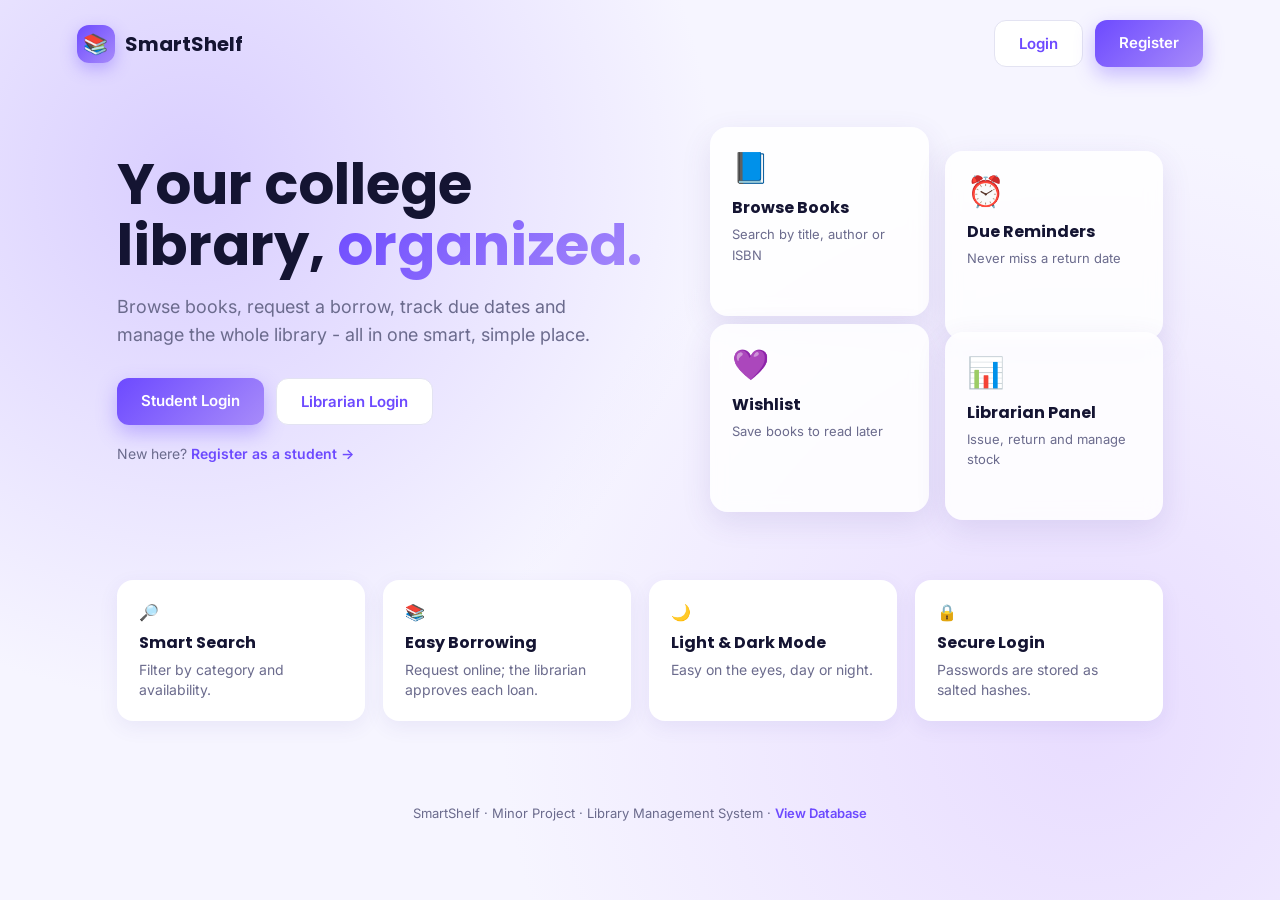
<file: library_html/index.html>
<!DOCTYPE html>
<html lang="en">
<head>
  <meta charset="UTF-8">
  <meta name="viewport" content="width=device-width, initial-scale=1">
  <title>SmartShelf - Your college library, organized</title>
  <link href="https://fonts.googleapis.com/css2?family=Inter:wght@400;500;600&family=Poppins:wght@600;700&display=swap" rel="stylesheet">
  <link rel="stylesheet" href="css/auth.css">
  <script>var ROOT = '';</script>
</head>
<body>
  <!-- WELCOME PAGE -->
  <div class="nav">
    <div class="brand"><span class="logo">📚</span> SmartShelf</div>
    <div class="cta">
      <a class="btn btn-ghost" href="login.html">Login</a>
      <a class="btn btn-primary" href="register.html">Register</a>
    </div>
  </div>

  <section class="hero">
    <div>
      <h1>Your college library, <span>organized.</span></h1>
      <p>Browse books, request a borrow, track due dates and manage the whole library - all in one smart, simple place.</p>
      <div class="cta">
        <a class="btn btn-primary" href="login.html">Student Login</a>
        <a class="btn btn-ghost" href="login.html?role=librarian">Librarian Login</a>
      </div>
      <p style="margin-top:18px;font-size:14px">New here? <a href="register.html">Register as a student →</a></p>
    </div>
    <div class="hero-art">
      <div class="mini-card"><div class="ic">📘</div><h3>Browse Books</h3><p>Search by title, author or ISBN</p></div>
      <div class="mini-card"><div class="ic">⏰</div><h3>Due Reminders</h3><p>Never miss a return date</p></div>
      <div class="mini-card"><div class="ic">💜</div><h3>Wishlist</h3><p>Save books to read later</p></div>
      <div class="mini-card"><div class="ic">📊</div><h3>Librarian Panel</h3><p>Issue, return and manage stock</p></div>
    </div>
  </section>

  <section class="features">
    <div class="feature">🔎<b>Smart Search</b><span>Filter by category and availability.</span></div>
    <div class="feature">📚<b>Easy Borrowing</b><span>Request online; the librarian approves each loan.</span></div>
    <div class="feature">🌙<b>Light &amp; Dark Mode</b><span>Easy on the eyes, day or night.</span></div>
    <div class="feature">🔒<b>Secure Login</b><span>Passwords are stored as salted hashes.</span></div>
  </section>

  <footer>SmartShelf · Minor Project · Library Management System · <a href="database_viewer.html" style="font-weight:600">View Database</a></footer>
  <script src="js/db.js"></script>
  <script src="js/api.js"></script>
  <script>
    // If already logged in, go straight to the dashboard
    const sess = getSession();
    if (sess && currentUser(sess)) location.href = sess.role === 'librarian' ? 'admin/dashboard.html' : 'student/dashboard.html';
  </script>
</body>
</html>
</file>
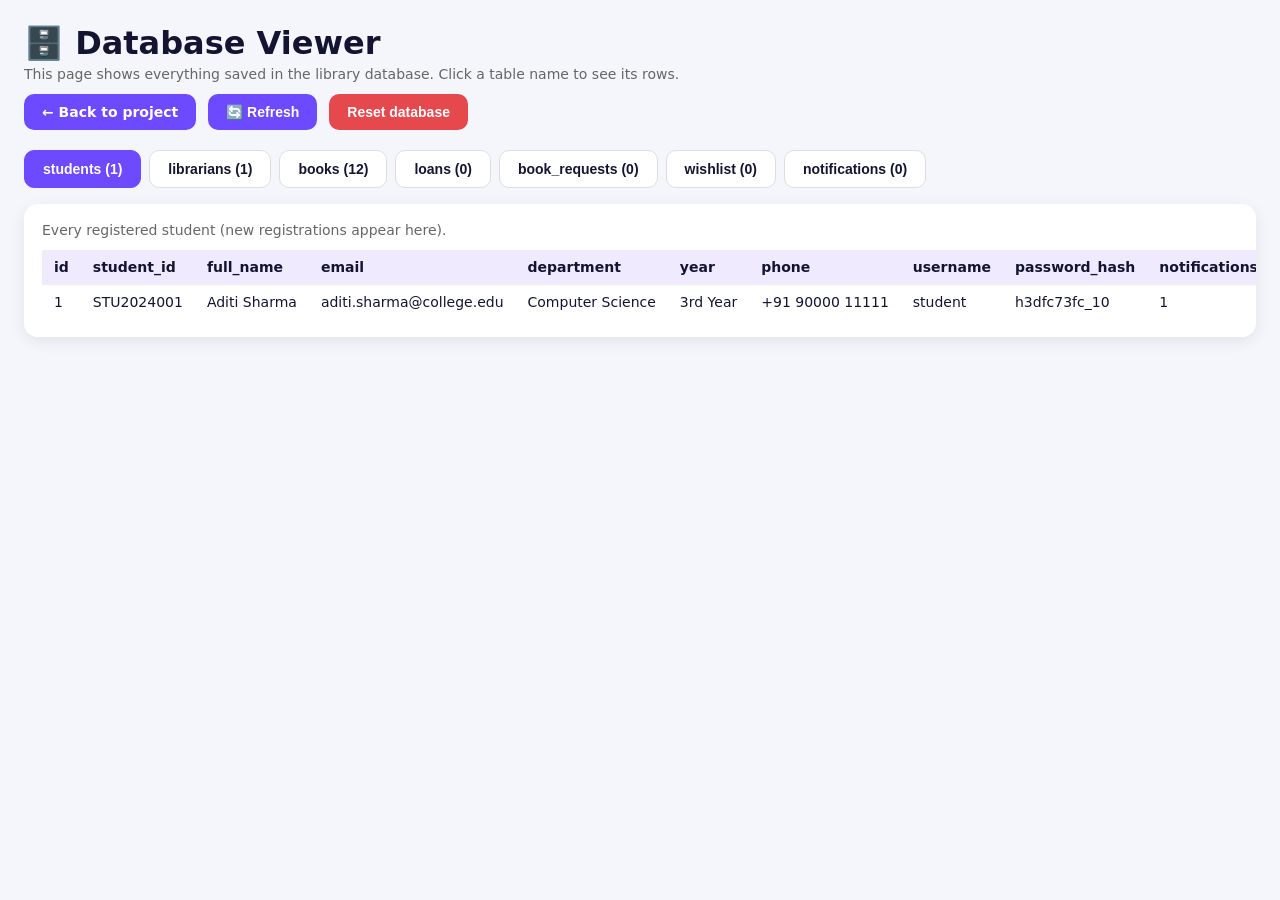
<file: library_html/database_viewer.html>
<!DOCTYPE html>
<html lang="en">
<head>
  <meta charset="UTF-8">
  <meta name="viewport" content="width=device-width, initial-scale=1">
  <title>Database Viewer - SmartShelf</title>
  <style>
    body { font-family: system-ui, Arial, sans-serif; background: #f5f6fb; color: #141432; margin: 0; padding: 24px; }
    h1 { margin: 0 0 4px; }
    .top { display: flex; gap: 12px; align-items: center; flex-wrap: wrap; margin: 12px 0 20px; }
    a, button { background: #6d4aff; color: #fff; border: none; padding: 10px 18px; border-radius: 10px; font-size: 14px; font-weight: 600; cursor: pointer; text-decoration: none; }
    button.red { background: #e5484d; }
    .tabs { display: flex; gap: 8px; flex-wrap: wrap; margin-bottom: 16px; }
    .tabs button { background: #fff; color: #141432; border: 1.5px solid #ddd; }
    .tabs button.on { background: #6d4aff; color: #fff; border-color: #6d4aff; }
    .box { background: #fff; border-radius: 14px; padding: 18px; box-shadow: 0 4px 16px rgba(0,0,0,.08); overflow-x: auto; }
    table { border-collapse: collapse; width: 100%; font-size: 14px; }
    th { background: #efeafe; text-align: left; padding: 9px 12px; white-space: nowrap; }
    td { padding: 9px 12px; border-top: 1px solid #eee; max-width: 260px; overflow: hidden; text-overflow: ellipsis; white-space: nowrap; }
    .note { color: #666; font-size: 14px; margin: 0 0 12px; }
    .empty { padding: 30px; text-align: center; color: #888; }
  </style>
</head>
<body>
  <h1>🗄️ Database Viewer</h1>
  <p class="note">This page shows everything saved in the library database. Click a table name to see its rows.</p>

  <div class="top">
    <a href="index.html">← Back to project</a>
    <button id="refresh">🔄 Refresh</button>
    <button class="red" id="reset">Reset database</button>
  </div>

  <div class="tabs" id="tabs"></div>
  <div class="box"><p class="note" id="info"></p><div id="out"></div></div>

  <script src="js/db.js"></script>
  <script>
    const info = {
      students:      'Every registered student (new registrations appear here).',
      librarians:    'The librarian account.',
      books:         'All books. available_copies goes down when a librarian approves a borrow request or issues a book.',
      loans:         'Borrow requests and issued/returned books. book_id and student_id match the "id" of the books and students tables.',
      book_requests: 'Titles students want the library to acquire. Librarians can notify students when a matching book is available.',
      wishlist:      'Books students saved with the heart button.',
      notifications: 'Messages shown in the bell icon.',
    };
    let current = 'students';

    function esc(s) { return String(s ?? '').replace(/[&<>"]/g, c => ({ '&': '&amp;', '<': '&lt;', '>': '&gt;', '"': '&quot;' }[c])); }

    function show() {
      document.getElementById('tabs').innerHTML = Object.keys(info).map(t =>
        `<button class="${t === current ? 'on' : ''}" data-t="${t}">${t} (${DB.get(t).length})</button>`).join('');
      document.querySelectorAll('[data-t]').forEach(b => b.onclick = () => { current = b.dataset.t; show(); });

      document.getElementById('info').textContent = info[current];
      const rows = DB.get(current);
      if (!rows.length) { document.getElementById('out').innerHTML = '<div class="empty">This table is empty.</div>'; return; }
      const cols = Object.keys(rows[0]);
      document.getElementById('out').innerHTML = '<table><tr>' + cols.map(c => `<th>${esc(c)}</th>`).join('') + '</tr>' +
        rows.map(r => '<tr>' + cols.map(c => {
          let v = r[c]; if (String(v).startsWith('data:image')) v = '(photo)';
          return `<td title="${esc(v)}">${esc(v)}</td>`;
        }).join('') + '</tr>').join('') + '</table>';
    }

    document.getElementById('refresh').onclick = show;
    document.getElementById('reset').onclick = () => { if (confirm('Delete ALL data and restore the demo data?')) DB.reset(); };
    show();
  </script>
</body>
</html>
</file>
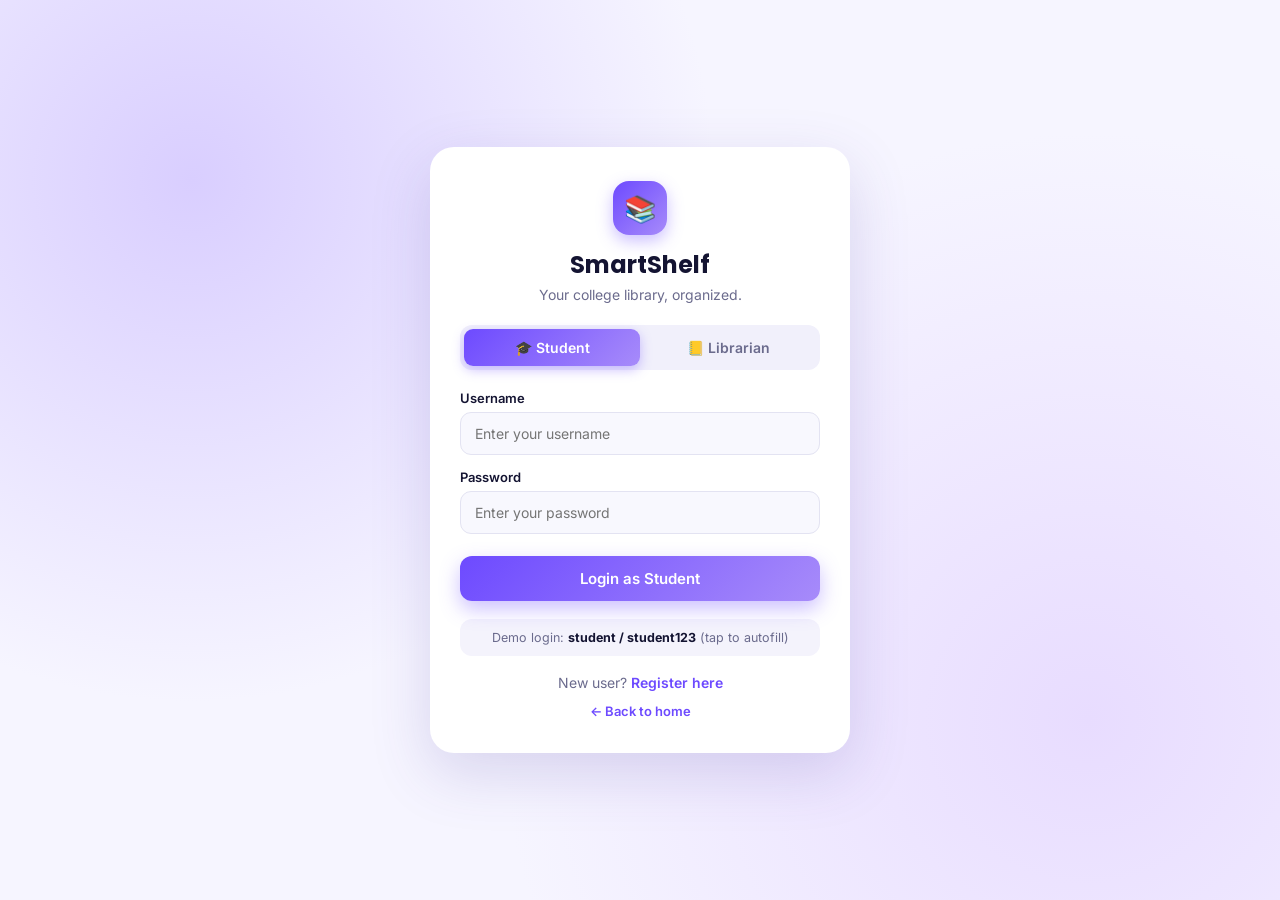
<file: library_html/login.html>
<!DOCTYPE html>
<html lang="en">
<head>
  <meta charset="UTF-8">
  <meta name="viewport" content="width=device-width, initial-scale=1">
  <title>Login - SmartShelf</title>
  <link href="https://fonts.googleapis.com/css2?family=Inter:wght@400;500;600&family=Poppins:wght@600;700&display=swap" rel="stylesheet">
  <link rel="stylesheet" href="css/auth.css">
  <script>var ROOT = '';</script>
</head>
<body>
  <div class="center">
    <div class="card">
      <div class="logo">📚</div>
      <h2>SmartShelf</h2>
      <p class="sub">Your college library, organized.</p>

      <div class="tabs">
        <button type="button" id="tabStudent" class="active">🎓 Student</button>
        <button type="button" id="tabLibrarian">📒 Librarian</button>
      </div>

      <form id="loginForm" autocomplete="on">
        <label for="username">Username</label>
        <input id="username" placeholder="Enter your username" required>
        <label for="password">Password</label>
        <input id="password" type="password" placeholder="Enter your password" required>
        <button class="btn btn-primary" id="loginBtn" type="submit">Login as Student</button>
        <div id="msg" class="msg"></div>
      </form>

      <div class="demo" id="demo">Demo login: <b id="demoText">student / student123</b> (tap to autofill)</div>

      <!-- shown only on the Student tab -->
      <p class="switch" id="registerLink">New user? <a href="register.html">Register here</a></p>
      <a class="back" href="index.html">← Back to home</a>
    </div>
  </div>
  <script src="js/db.js"></script>
  <script src="js/api.js"></script>
  <script src="js/auth.js"></script>
</body>
</html>
</file>
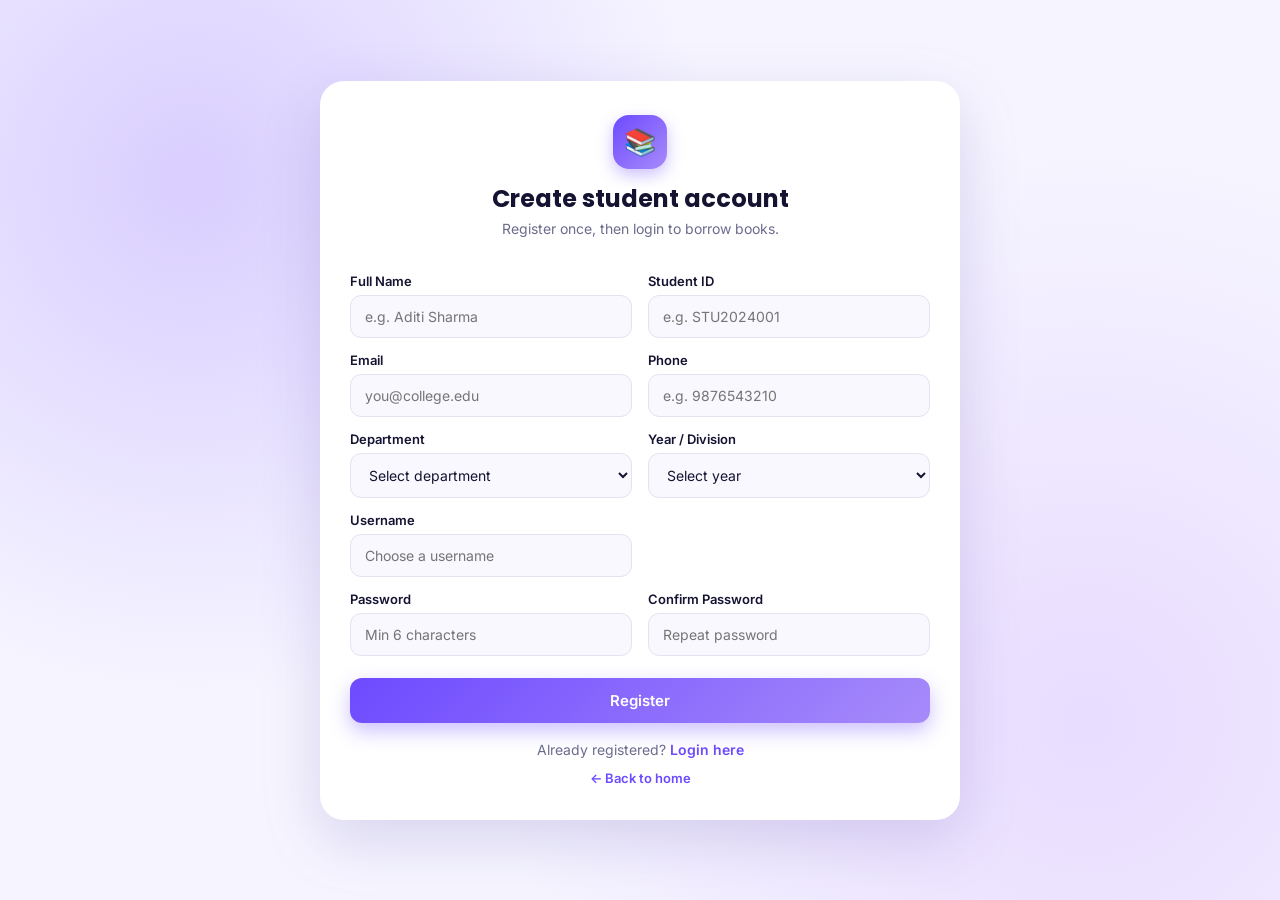
<file: library_html/register.html>
<!DOCTYPE html>
<html lang="en">
<head>
  <meta charset="UTF-8">
  <meta name="viewport" content="width=device-width, initial-scale=1">
  <title>Register - SmartShelf</title>
  <link href="https://fonts.googleapis.com/css2?family=Inter:wght@400;500;600&family=Poppins:wght@600;700&display=swap" rel="stylesheet">
  <link rel="stylesheet" href="css/auth.css">
  <script>var ROOT = '';</script>
</head>
<body>
  <div class="center">
    <div class="card wide">
      <div class="logo">📚</div>
      <h2>Create student account</h2>
      <p class="sub">Register once, then login to borrow books.</p>

      <form id="registerForm">
        <div class="form-grid">
          <div><label>Full Name</label><input id="full_name" placeholder="e.g. Aditi Sharma" required></div>
          <div><label>Student ID</label><input id="student_id" placeholder="e.g. STU2024001" required></div>
          <div><label>Email</label><input id="email" type="email" placeholder="you@college.edu" required></div>
          <div><label>Phone</label><input id="phone" placeholder="e.g. 9876543210" required></div>
          <div><label>Department</label>
            <select id="department" required>
              <option value="">Select department</option>
              <option>Computer Science</option><option>Information Technology</option>
              <option>Electronics</option><option>Mechanical</option><option>Civil</option>
              <option>Electrical</option><option>Other</option>
            </select></div>
          <div><label>Year / Division</label>
            <select id="year" required>
              <option value="">Select year</option>
              <option>1st Year</option><option>2nd Year</option><option>3rd Year</option><option>4th Year</option>
            </select></div>
          <div><label>Username</label><input id="username" placeholder="Choose a username" required minlength="3"></div>
          <div></div>
          <div><label>Password</label><input id="password" type="password" placeholder="Min 6 characters" required minlength="6"></div>
          <div><label>Confirm Password</label><input id="confirm" type="password" placeholder="Repeat password" required></div>
        </div>
        <button class="btn btn-primary" type="submit">Register</button>
        <div id="msg" class="msg"></div>
      </form>

      <p class="switch">Already registered? <a href="login.html">Login here</a></p>
      <a class="back" href="index.html">← Back to home</a>
    </div>
  </div>
  <script src="js/db.js"></script>
  <script src="js/api.js"></script>
  <script src="js/auth.js"></script>
</body>
</html>
</file>
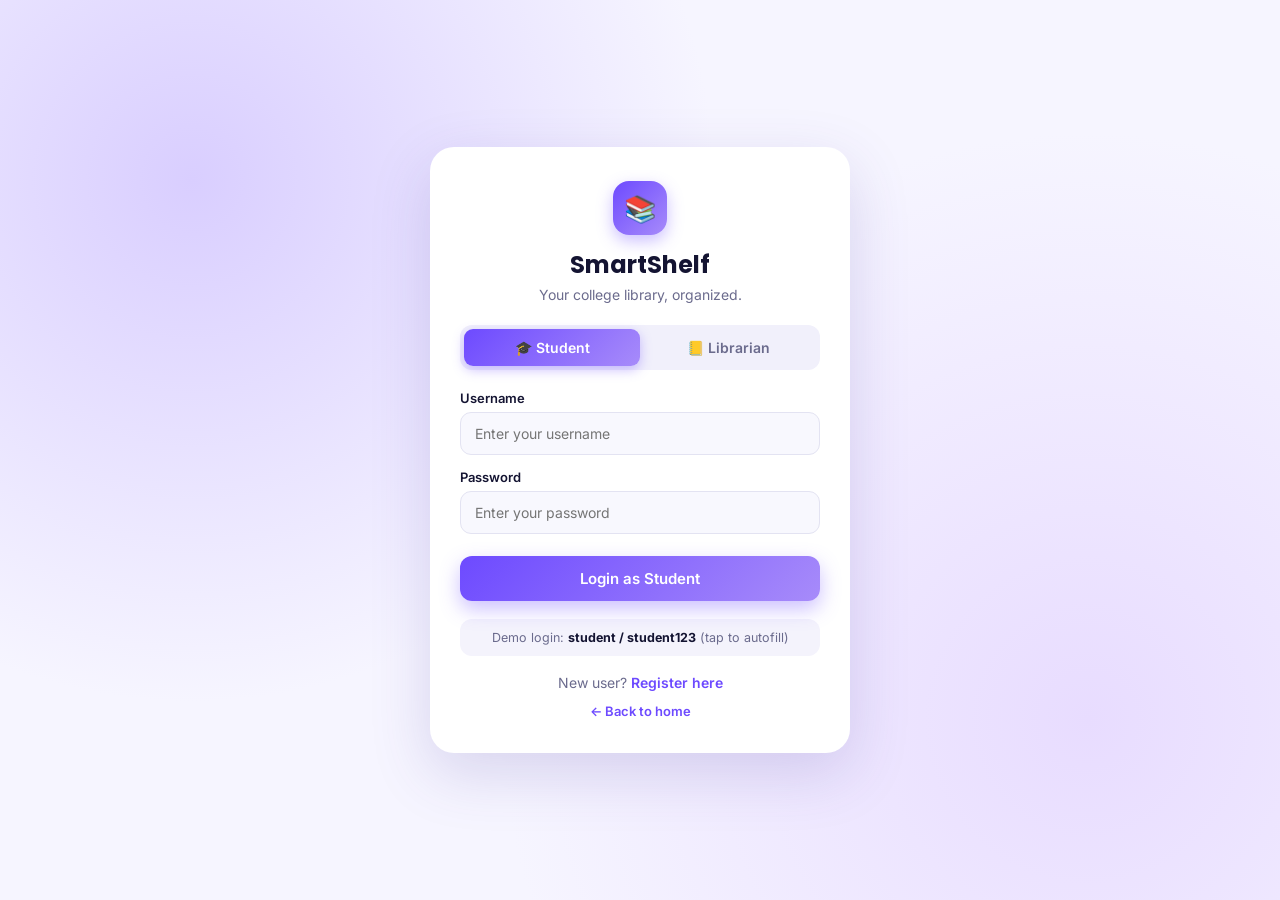
<file: library_html/admin/dashboard.html>
<!DOCTYPE html>
<html lang="en">
<head>
  <meta charset="UTF-8">
  <meta name="viewport" content="width=device-width, initial-scale=1">
  <title>Librarian Dashboard - SmartShelf</title>
  <link href="https://fonts.googleapis.com/css2?family=Inter:wght@400;500;600&family=Poppins:wght@600;700&display=swap" rel="stylesheet">
  <link rel="stylesheet" href="../css/app.css">
  <script>var ROOT = '../';</script>
</head>
<body>
  <div class="app">
    <aside class="sidebar" id="sidebar">
      <div class="brand"><span class="logo">📚</span> SmartShelf</div>
      <nav class="nav" id="nav">
        <a href="#dashboard" data-sec="dashboard">📊 Dashboard</a>
        <a href="#books" data-sec="books">📖 Manage Books</a>
        <a href="#issue" data-sec="issue">📤 Issue Book</a>
        <a href="#requests" data-sec="requests">✅ Borrow Requests</a>
        <a href="#bookrequests" data-sec="bookrequests">📝 Book Requests</a>
        <a href="#loans" data-sec="loans">🔁 Loans &amp; Returns</a>
        <a href="#students" data-sec="students">🎓 Students</a>
        <a href="#profile" data-sec="profile">👤 Profile</a>
      </nav>
      <div class="side-bottom">
        <a id="logoutBtn">🚪 Logout</a>
      </div>
    </aside>

    <main class="main">
      <header class="topbar">
        <button class="icon-btn menu" id="menuBtn">☰</button>
        <h2 id="pageTitle">Librarian Dashboard</h2>
        <button class="icon-btn" id="bell" title="Notifications">🔔<span class="badge" id="bellCount"></span></button>
        <button class="icon-btn" id="themeBtn" title="Dark / light mode">🌙</button>
        <div class="user-chip"><span class="avatar" id="avatar"></span><span id="userName"></span></div>
      </header>
      <section class="content" id="content"></section>
    </main>
  </div>

  <script src="../js/db.js"></script>
  <script src="../js/api.js"></script>
  <script src="../js/common.js"></script>
  <script src="../js/admin.js"></script>
</body>
</html>
</file>
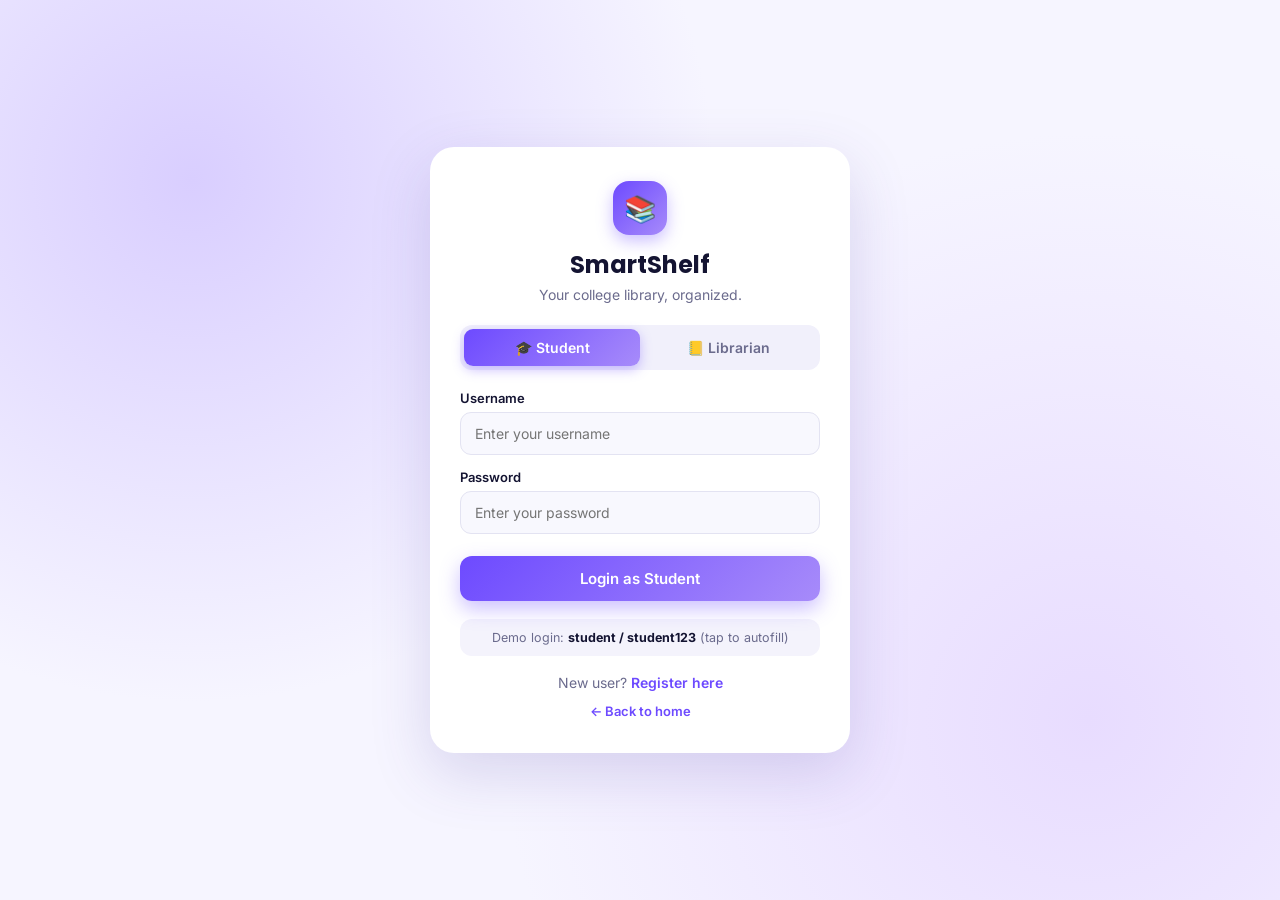
<file: library_html/student/dashboard.html>
<!DOCTYPE html>
<html lang="en">
<head>
  <meta charset="UTF-8">
  <meta name="viewport" content="width=device-width, initial-scale=1">
  <title>Student Dashboard - SmartShelf</title>
  <link href="https://fonts.googleapis.com/css2?family=Inter:wght@400;500;600&family=Poppins:wght@600;700&display=swap" rel="stylesheet">
  <link rel="stylesheet" href="../css/app.css">
  <script>var ROOT = '../';</script>
</head>
<body>
  <div class="app">
    <aside class="sidebar" id="sidebar">
      <div class="brand"><span class="logo">📚</span> SmartShelf</div>
      <nav class="nav" id="nav">
        <a href="#home" data-sec="home">🏠 Home</a>
        <a href="#browse" data-sec="browse">📖 Browse Books</a>
        <a href="#bookrequests" data-sec="bookrequests">📝 Request a Book</a>
        <a href="#mybooks" data-sec="mybooks">📚 My Books</a>
        <a href="#wishlist" data-sec="wishlist">💜 Wishlist</a>
        <a href="#profile" data-sec="profile">👤 Profile</a>
      </nav>
      <div class="side-bottom">
        <a href="#settings" data-sec="settings">⚙️ Settings</a>
        <a id="logoutBtn">🚪 Logout</a>
      </div>
    </aside>

    <main class="main">
      <header class="topbar">
        <button class="icon-btn menu" id="menuBtn">☰</button>
        <h2 id="pageTitle">Home</h2>
        <button class="icon-btn" id="bell" title="Notifications">🔔<span class="badge" id="bellCount"></span></button>
        <button class="icon-btn" id="themeBtn" title="Dark / light mode">🌙</button>
        <div class="user-chip"><span class="avatar" id="avatar"></span><span id="userName"></span></div>
      </header>
      <section class="content" id="content"></section>
    </main>
  </div>

  <script src="../js/db.js"></script>
  <script src="../js/api.js"></script>
  <script src="../js/common.js"></script>
  <script src="../js/student.js"></script>
</body>
</html>
</file>
<file: library_html/css/auth.css>
/* ============================================================
   AUTH.CSS - styling for Welcome, Login and Register pages
   ============================================================ */
:root {
  --primary: #6d4aff;
  --primary-2: #a78bfa;
  --grad: linear-gradient(135deg, #6d4aff, #a78bfa);
  --text: #141432;
  --muted: #6b6b8d;
  --border: #e3e3f2;
  --danger: #e5484d;
  --ok: #16a34a;
}
* { box-sizing: border-box; margin: 0; padding: 0; }
body {
  font-family: 'Inter', system-ui, sans-serif;
  color: var(--text);
  min-height: 100vh;
  background:
    radial-gradient(circle at 15% 20%, #d9ceff 0, transparent 40%),
    radial-gradient(circle at 85% 80%, #e8dcff 0, transparent 45%),
    #f6f5ff;
}
h1, h2, h3 { font-family: 'Poppins', 'Inter', sans-serif; }
a { color: var(--primary); text-decoration: none; font-weight: 600; }
a:hover { text-decoration: underline; }

/* ---------- Welcome page ---------- */
.nav { display: flex; justify-content: space-between; align-items: center; padding: 20px 6vw; }
.brand { display: flex; align-items: center; gap: 10px; font-family: 'Poppins'; font-weight: 700; font-size: 20px; }
.logo { width: 38px; height: 38px; border-radius: 12px; background: var(--grad); display: grid; place-items: center; font-size: 20px; box-shadow: 0 6px 16px rgba(109,74,255,.35); }
.hero { display: grid; grid-template-columns: 1.1fr .9fr; gap: 40px; align-items: center; padding: 40px 6vw 60px; max-width: 1200px; margin: 0 auto; }
.hero h1 { font-size: clamp(34px, 5vw, 56px); line-height: 1.1; margin-bottom: 16px; }
.hero h1 span { background: var(--grad); -webkit-background-clip: text; background-clip: text; color: transparent; }
.hero p { color: var(--muted); font-size: 18px; line-height: 1.6; margin-bottom: 28px; max-width: 520px; }
.cta { display: flex; gap: 12px; flex-wrap: wrap; }
.btn { border: none; cursor: pointer; font: 600 15px 'Inter'; padding: 13px 24px; border-radius: 12px; transition: .2s; display: inline-block; text-align: center; }
.btn:hover { transform: translateY(-2px); text-decoration: none; }
.btn-primary { background: var(--grad); color: #fff; box-shadow: 0 8px 20px rgba(109,74,255,.35); }
.btn-ghost { background: #fff; color: var(--primary); border: 1.5px solid var(--border); }
.hero-art { display: grid; grid-template-columns: repeat(2, 1fr); gap: 16px; }
.mini-card { background: rgba(255,255,255,.85); backdrop-filter: blur(8px); border-radius: 18px; padding: 22px; box-shadow: 0 10px 30px rgba(80,60,160,.12); }
.mini-card:nth-child(2) { transform: translateY(24px); }
.mini-card:nth-child(3) { transform: translateY(-8px); }
.mini-card .ic { font-size: 30px; margin-bottom: 10px; }
.mini-card h3 { font-size: 16px; margin-bottom: 4px; }
.mini-card p { font-size: 13px; color: var(--muted); }
.features { max-width: 1200px; margin: 0 auto; padding: 0 6vw 60px; display: grid; grid-template-columns: repeat(auto-fit, minmax(220px, 1fr)); gap: 18px; }
.feature { background: #fff; border-radius: 16px; padding: 22px; box-shadow: 0 6px 20px rgba(80,60,160,.08); }
.feature b { display: block; margin: 8px 0 4px; font-family: 'Poppins'; }
.feature span { color: var(--muted); font-size: 14px; }
footer { text-align: center; color: var(--muted); font-size: 13px; padding: 24px; }

/* ---------- Login / Register card ---------- */
.center { min-height: 100vh; display: grid; place-items: center; padding: 24px; }
.card {
  width: 100%; max-width: 420px; background: #fff; border-radius: 24px; padding: 34px 30px;
  box-shadow: 0 20px 60px rgba(80,60,160,.18); animation: pop .4s ease;
}
.card.wide { max-width: 640px; }
@keyframes pop { from { opacity: 0; transform: translateY(14px) scale(.98); } }
.card .logo { margin: 0 auto 12px; width: 54px; height: 54px; font-size: 26px; border-radius: 16px; }
.card h2 { text-align: center; font-size: 24px; }
.card .sub { text-align: center; color: var(--muted); font-size: 14px; margin: 4px 0 22px; }

.tabs { display: grid; grid-template-columns: 1fr 1fr; background: #f1f0fb; border-radius: 12px; padding: 4px; margin-bottom: 20px; }
.tabs button { border: none; background: none; padding: 10px; border-radius: 9px; font: 600 14px 'Inter'; color: var(--muted); cursor: pointer; transition: .2s; }
.tabs button.active { background: var(--grad); color: #fff; box-shadow: 0 4px 12px rgba(109,74,255,.35); }

label { display: block; font-size: 13px; font-weight: 600; margin: 14px 0 6px; }
input, select {
  width: 100%; padding: 12px 14px; border: 1.5px solid var(--border); border-radius: 11px;
  font: 14px 'Inter'; background: #f8f8fe; color: var(--text); transition: .2s;
}
input:focus, select:focus { outline: none; border-color: var(--primary); background: #fff; box-shadow: 0 0 0 4px rgba(109,74,255,.12); }
.form-grid { display: grid; grid-template-columns: 1fr 1fr; gap: 0 16px; }
.card .btn { width: 100%; margin-top: 22px; }

.msg { margin-top: 14px; padding: 10px 14px; border-radius: 10px; font-size: 13.5px; font-weight: 500; display: none; }
.msg.error { display: block; background: #fdecec; color: var(--danger); }
.msg.success { display: block; background: #e6f8ec; color: var(--ok); }

.demo { margin-top: 18px; background: #f4f3fc; border-radius: 12px; padding: 11px; text-align: center; font-size: 12.5px; color: var(--muted); cursor: pointer; }
.demo b { color: var(--text); }
.switch { text-align: center; margin-top: 18px; font-size: 14px; color: var(--muted); }
.back { display: block; text-align: center; margin-top: 12px; font-size: 13px; }

@media (max-width: 800px) {
  .hero { grid-template-columns: 1fr; }
  .hero-art { display: none; }
  .form-grid { grid-template-columns: 1fr; }
}
</file>
<file: library_html/css/app.css>
/* ============================================================
   APP.CSS - shared styling for BOTH dashboards
   (sidebar, top bar, cards, tables, modal, dark mode)
   ============================================================ */
:root {
  --primary: #6d4aff; --primary-2: #a78bfa;
  --grad: linear-gradient(135deg, #6d4aff, #a78bfa);
  --bg: #f5f6fb; --card: #ffffff; --soft: #f1f0fb;
  --text: #141432; --muted: #6b6b8d; --border: #e6e6f3;
  --ok-bg: #dcfce7; --ok: #15803d; --bad-bg: #fee2e2; --bad: #dc2626;
  --warn-bg: #fef3c7; --warn: #b45309; --tag-bg: #e4defe; --tag: #5b3fe0;
  --shadow: 0 6px 22px rgba(70, 55, 140, .10);
}
body.dark {
  --bg: #0e0a22; --card: #1b1535; --soft: #261e48;
  --text: #f1eeff; --muted: #a59fc9; --border: #2f2757;
  --ok-bg: #12351f; --ok: #4ade80; --bad-bg: #3d1518; --bad: #f87171;
  --warn-bg: #3a2a0c; --warn: #fbbf24; --tag-bg: #2d2459; --tag: #b9a8ff;
  --shadow: 0 6px 22px rgba(0, 0, 0, .35);
}
* { box-sizing: border-box; margin: 0; padding: 0; }
body { font-family: 'Inter', system-ui, sans-serif; background: var(--bg); color: var(--text); transition: background .25s, color .25s; }
h1, h2, h3, h4 { font-family: 'Poppins', 'Inter', sans-serif; }
button { font-family: inherit; cursor: pointer; }

/* ---------- Layout ---------- */
.app { display: grid; grid-template-columns: 250px 1fr; min-height: 100vh; }
.sidebar {
  background: var(--card); border-right: 1px solid var(--border);
  padding: 22px 16px; display: flex; flex-direction: column; position: sticky; top: 0; height: 100vh;
}
.brand { display: flex; align-items: center; gap: 10px; font: 700 19px 'Poppins'; padding: 0 8px 22px; }
.logo { width: 36px; height: 36px; border-radius: 11px; background: var(--grad); display: grid; place-items: center; font-size: 19px; }
.nav { display: flex; flex-direction: column; gap: 4px; flex: 1; }
.nav a, .side-bottom a {
  display: flex; align-items: center; gap: 12px; padding: 12px 14px; border-radius: 12px;
  color: var(--muted); font-weight: 600; font-size: 14.5px; text-decoration: none; cursor: pointer; transition: .2s;
}
.nav a:hover, .side-bottom a:hover { background: var(--soft); color: var(--text); }
.nav a.active, .side-bottom a.active { background: var(--grad); color: #fff; box-shadow: 0 6px 16px rgba(109,74,255,.35); }
.side-bottom { border-top: 1px solid var(--border); padding-top: 12px; display: flex; flex-direction: column; gap: 4px; }

.main { min-width: 0; }
.topbar {
  display: flex; align-items: center; gap: 14px; padding: 16px 28px; background: var(--card);
  border-bottom: 1px solid var(--border); position: sticky; top: 0; z-index: 20;
}
.topbar h2 { font-size: 20px; flex: 1; }
.menu { display: none; }
.icon-btn {
  position: relative; width: 42px; height: 42px; border-radius: 50%; border: 1px solid var(--border);
  background: var(--card); color: var(--text); font-size: 18px; display: grid; place-items: center;
}
.badge {
  position: absolute; top: -4px; right: -4px; background: #ef4444; color: #fff; font-size: 11px; font-weight: 700;
  min-width: 19px; height: 19px; border-radius: 10px; display: none; place-items: center; padding: 0 5px;
}
.user-chip { display: flex; align-items: center; gap: 9px; border: 1px solid var(--border); border-radius: 30px; padding: 4px 14px 4px 4px; font-weight: 600; font-size: 14px; }
.avatar {
  width: 34px; height: 34px; border-radius: 50%; background: var(--grad); color: #fff;
  display: grid; place-items: center; font-weight: 700; font-size: 14px;
}
.content { padding: 28px; max-width: 1250px; animation: fade .3s ease; }
@keyframes fade { from { opacity: 0; transform: translateY(8px); } }

/* ---------- Buttons / inputs ---------- */
.btn { border: 1px solid var(--border); background: var(--card); color: var(--text); font-weight: 600; font-size: 13.5px; padding: 9px 16px; border-radius: 10px; transition: .2s; }
.btn:hover:not(:disabled) { transform: translateY(-1px); border-color: var(--primary); }
.btn.primary { background: var(--grad); color: #fff; border: none; box-shadow: 0 5px 14px rgba(109,74,255,.3); }
.btn.danger { background: var(--bad-bg); color: var(--bad); border-color: transparent; }
.btn.big { padding: 14px 20px; font-size: 15px; width: 100%; }
.btn:disabled { opacity: .5; cursor: not-allowed; }
input, select, textarea {
  width: 100%; padding: 11px 13px; border-radius: 10px; border: 1.5px solid var(--border);
  background: var(--soft); color: var(--text); font: 14px 'Inter';
}
input:focus, select:focus { outline: none; border-color: var(--primary); box-shadow: 0 0 0 3px rgba(109,74,255,.15); }
label.f { display: block; font-size: 13px; font-weight: 600; margin: 14px 0 6px; }
label.f small { color: var(--muted); font-weight: 400; }

/* ---------- Cards ---------- */
.panel { background: var(--card); border-radius: 16px; padding: 22px; box-shadow: var(--shadow); border: 1px solid var(--border); margin-bottom: 20px; }
.panel h3 { font-size: 17px; margin-bottom: 4px; }
.panel .hint { color: var(--muted); font-size: 13.5px; margin-bottom: 14px; }
.greet h1 { font-size: 26px; }
.greet p { color: var(--muted); margin: 4px 0 22px; }

.stats { display: grid; grid-template-columns: repeat(auto-fit, minmax(190px, 1fr)); gap: 18px; margin-bottom: 24px; }
.stat { background: var(--card); border-radius: 18px; padding: 20px; box-shadow: var(--shadow); border: 1px solid var(--border); position: relative; overflow: hidden; }
.stat::after { content: ''; position: absolute; top: -30px; right: -30px; width: 100px; height: 100px; border-radius: 50%; background: var(--tag-bg); opacity: .7; }
.stat .ico { width: 38px; height: 38px; border-radius: 10px; background: var(--soft); display: grid; place-items: center; font-size: 19px; margin-bottom: 14px; position: relative; z-index: 1; }
.stat .num { font: 700 30px 'Poppins'; position: relative; z-index: 1; }
.stat .lbl { color: var(--muted); font-size: 13.5px; position: relative; z-index: 1; }

/* ---------- Book grid ---------- */
.toolbar { display: flex; gap: 12px; flex-wrap: wrap; margin-bottom: 14px; }
.toolbar .search { flex: 1; min-width: 240px; display: flex; align-items: center; gap: 10px; background: var(--card); border: 1.5px solid var(--border); border-radius: 12px; padding: 0 14px; }
.toolbar .search span { font-weight: 600; font-size: 14px; white-space: nowrap; }
.toolbar .search input { border: none; background: none; box-shadow: none !important; }
.toolbar select { width: auto; background: var(--card); }
.chips { display: flex; gap: 10px; flex-wrap: wrap; margin-bottom: 20px; }
.chip { border: 1.5px solid var(--border); background: var(--card); color: var(--text); padding: 7px 16px; border-radius: 20px; font-size: 13px; font-weight: 600; }
.chip.active { background: var(--grad); color: #fff; border-color: transparent; }

.grid { display: grid; grid-template-columns: repeat(auto-fill, minmax(215px, 1fr)); gap: 20px; }
.book-card { background: var(--card); border-radius: 16px; overflow: hidden; box-shadow: var(--shadow); border: 1px solid var(--border); transition: .25s; display: flex; flex-direction: column; }
.book-card:hover { transform: translateY(-5px); box-shadow: 0 14px 30px rgba(109,74,255,.2); }
.cover { height: 130px; background: var(--soft); display: grid; place-items: center; font-size: 56px; position: relative; overflow: hidden; }
.cover img { width: 100%; height: 100%; object-fit: cover; }
.cover.big { height: 200px; border-radius: 14px; font-size: 90px; }
.heart { position: absolute; top: 8px; right: 8px; width: 32px; height: 32px; border-radius: 50%; border: none; background: rgba(255,255,255,.9); color: #b8b8d0; font-size: 16px; box-shadow: 0 2px 8px rgba(0,0,0,.15); }
.heart.on { color: #ef4444; }
.book-card .info { padding: 14px 16px 16px; display: flex; flex-direction: column; gap: 5px; flex: 1; }
.book-card h4 { font-size: 15px; line-height: 1.3; }
.book-card .by { color: var(--muted); font-size: 12.5px; }
.tags { display: flex; gap: 6px; flex-wrap: wrap; margin: 4px 0; }
.tag { font-size: 10.5px; font-weight: 700; padding: 3px 9px; border-radius: 12px; text-transform: uppercase; letter-spacing: .3px; }
.tag.cat { background: var(--tag-bg); color: var(--tag); }
.tag.ok { background: var(--ok-bg); color: var(--ok); }
.tag.bad { background: var(--bad-bg); color: var(--bad); }
.tag.warn { background: var(--warn-bg); color: var(--warn); }
.book-card small { color: var(--muted); font-size: 11.5px; }
.actions { display: flex; gap: 8px; margin-top: auto; padding-top: 10px; }
.empty { text-align: center; color: var(--muted); padding: 50px 20px; grid-column: 1/-1; }
.empty .big { font-size: 46px; }

/* ---------- Tables ---------- */
.table-wrap { overflow-x: auto; }
table { width: 100%; border-collapse: collapse; font-size: 14px; }
th { text-align: left; font-size: 12px; text-transform: uppercase; letter-spacing: .5px; color: var(--muted); padding: 10px 12px; border-bottom: 1px solid var(--border); white-space: nowrap; }
td { padding: 12px; border-bottom: 1px solid var(--border); vertical-align: middle; }
tr:last-child td { border-bottom: none; }
.mini-cover { display: inline-grid; place-items: center; width: 34px; height: 34px; border-radius: 8px; background: var(--soft); margin-right: 10px; vertical-align: middle; overflow: hidden; font-size: 18px; }
.mini-cover img { width: 100%; height: 100%; object-fit: cover; }

/* ---------- Profile / info grid ---------- */
.profile-head { display: flex; align-items: center; gap: 18px; margin-bottom: 22px; }
.profile-head .avatar { width: 76px; height: 76px; font-size: 28px; border: 3px solid var(--primary-2); }
.profile-head h2 { font-size: 22px; }
.profile-head p { color: var(--muted); font-size: 14px; }
.role-tag { color: var(--primary-2); font-weight: 600; }
.info-grid { display: grid; grid-template-columns: repeat(auto-fit, minmax(240px, 1fr)); gap: 14px; margin-bottom: 20px; }
.info { background: var(--soft); border: 1px solid var(--border); border-radius: 12px; padding: 13px 16px; }
.info small { display: block; font-size: 11px; text-transform: uppercase; letter-spacing: .6px; color: var(--muted); margin-bottom: 4px; }
.info b { font-size: 15px; }
.row-btns { display: flex; gap: 12px; flex-wrap: wrap; }

/* ---------- Settings ---------- */
.setting { display: flex; justify-content: space-between; align-items: center; padding: 12px 0; gap: 16px; }
.setting + .setting { border-top: 1px solid var(--border); }
.setting b { display: block; font-size: 15px; }
.setting span { color: var(--muted); font-size: 13.5px; }
.setting input[type=checkbox] { width: 20px; height: 20px; accent-color: var(--primary); }

/* ---------- Issue form ---------- */
.form-card { max-width: 640px; }
.quick { display: flex; gap: 8px; margin-top: 8px; flex-wrap: wrap; }

/* ---------- Notifications list ---------- */
.notif { padding: 12px 14px; border-radius: 10px; background: var(--soft); margin-bottom: 8px; font-size: 14px; }
.notif.new { border-left: 4px solid var(--primary); }
.notif small { display: block; color: var(--muted); font-size: 11.5px; margin-top: 3px; }

/* ---------- Modal ---------- */
.overlay { position: fixed; inset: 0; background: rgba(10, 6, 30, .55); backdrop-filter: blur(3px); display: grid; place-items: center; z-index: 100; padding: 16px; animation: fade .2s; }
.modal { background: var(--card); color: var(--text); width: 100%; max-width: 560px; max-height: 92vh; overflow-y: auto; border-radius: 18px; padding: 24px; box-shadow: 0 25px 70px rgba(0,0,0,.4); border: 1px solid var(--border); }
.modal-head { display: flex; justify-content: space-between; align-items: center; margin-bottom: 8px; }
.modal-head h3 { font-size: 19px; }
.x { width: 34px; height: 34px; border-radius: 50%; border: 1px solid var(--border); background: var(--card); color: var(--text); font-size: 15px; }
.two { display: grid; grid-template-columns: 1fr 1fr; gap: 0 14px; }
.cover-box { background: var(--soft); border: 1px solid var(--border); border-radius: 12px; padding: 14px; margin-top: 14px; }
.cover-tabs { display: flex; gap: 8px; margin: 8px 0 12px; flex-wrap: wrap; }
.cover-preview { display: flex; align-items: center; gap: 14px; margin-top: 12px; }
.cover-preview .pv { width: 70px; height: 90px; border-radius: 10px; background: var(--card); border: 1px solid var(--border); display: grid; place-items: center; font-size: 38px; overflow: hidden; }
.cover-preview .pv img { width: 100%; height: 100%; object-fit: cover; }

/* ---------- Toast ---------- */
#toasts { position: fixed; bottom: 22px; right: 22px; display: flex; flex-direction: column; gap: 10px; z-index: 200; }
.toast { background: #1f1747; color: #fff; padding: 13px 18px; border-radius: 12px; font-size: 14px; font-weight: 500; box-shadow: 0 10px 30px rgba(0,0,0,.3); animation: fade .3s; max-width: 340px; border-left: 4px solid #4ade80; }
.toast.error { border-left-color: #f87171; }

/* ---------- Mobile ---------- */
@media (max-width: 860px) {
  .app { grid-template-columns: 1fr; }
  .sidebar { position: fixed; left: -270px; width: 250px; z-index: 60; transition: left .25s; box-shadow: 8px 0 30px rgba(0,0,0,.2); }
  .sidebar.open { left: 0; }
  .menu { display: grid; }
  .content { padding: 18px; }
  .topbar { padding: 12px 16px; }
  .user-chip span:last-child { display: none; }
  .two { grid-template-columns: 1fr; }
}
</file>
